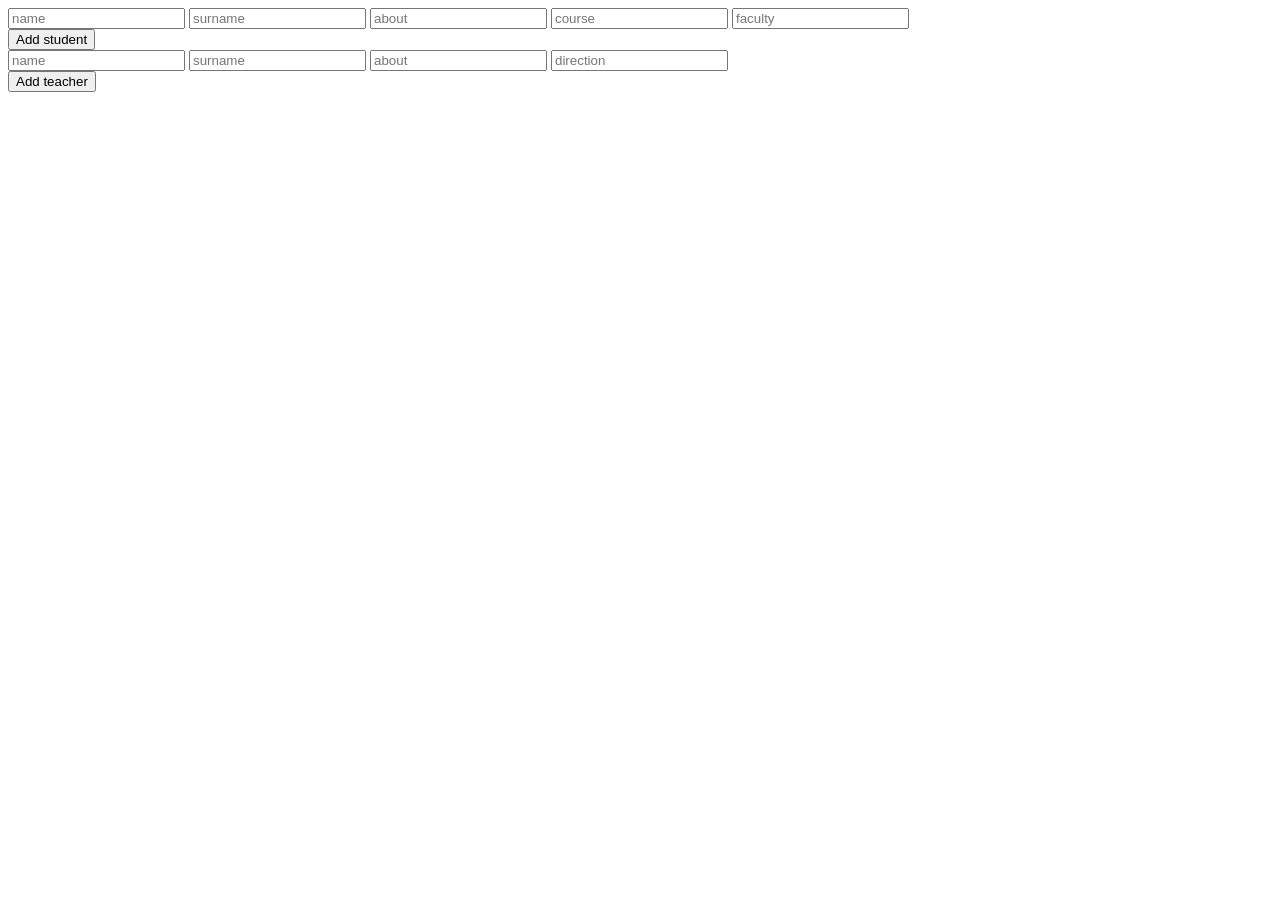
<file: index.html>
<!DOCTYPE html>
<html lang="en">

<head>
    <meta charset="UTF-8">
    <meta name="viewport" content="width=device-width, initial-scale=1.0">
    <title>Document</title>
    <link rel="stylesheet" href="css/app.css">
</head>

<body>


    <div class="wrapper">
        <div class="student">
            <input type="text" id="pupil-name" placeholder="name">
            <input type="text" id="pupil-sur-name" placeholder="surname">
            <input type="text" id="pupil-about" placeholder="about">
            <input type="text" id="pupil-course" placeholder="course">
            <input type="text" id="pupil-faculty" placeholder="faculty">
        </div>
        <button id="add-new-student">Add student</button>
        <div class="teacher">
            <input type="text" id="teacher-name" placeholder="name">
            <input type="text" id="teacher-sur-name" placeholder="surname">
            <input type="text" id="teacher-about" placeholder="about">
            <input type="text" id="teacher-direction" placeholder="direction">
        </div>
        <button id="add-new-teacher">Add teacher</button>
        <ul id="userslist">
        </ul>
    </div>


    <!-- <style>
        #res{
            height: 200px;
            background-color: burlywood;
        }
    </style> -->

    <!-- <div id="res"></div>
    <img id="img-data" draggable="true" src="https://img.freepik.com/free-psd/beautiful-green-tree_23-2151877213.jpg" alt=""> -->

    <!-- <div class="wrapper">
        <div class="container">
            <div class="tree"></div>
            <ul class="toys-list">
                <li class="toys__item">
                    <img src="./css/img/t1.png" draggable="true" alt="">
                </li>
                <li class="toys__item">
                    <img src="./css/img/t2.png" draggable="true" alt="">
                </li>
                <li class="toys__item">
                    <img src="./css/img/t3.png" draggable="true" alt="">
                </li>
                <li class="toys__item">
                    <img src="./css/img/t4.png" draggable="true" alt="">
                </li>
                <li class="toys__item">
                    <img src="./css/img/t5.png" draggable="true" alt="">
                </li>
            </ul>
        </div>
    </div> -->

    <!-- <div class="wrapper">
        <div class="container">
            <div class="predition-block">
                <h1>Предсказание на 2025 год</h1>
                <div class="btn-block">
                    <button id="predition__btn">Оплатить и получить: предсказание</button>
                </div>
                <div id="predition__res"></div>
            </div>
        </div
    </div> -->
    <!-- <script src="./js/app.js"></script> -->
    <!-- <script>
    const res = document.getElementById('res')
    const imgData = document.getElementById('img-data')
    
    res.addEventListener("dragover", (event) => {
        event.preventDefault()
    })
    
    imgData.addEventListener("dragstart", (event)=>{
        event.dataTransfer.setData("img", event.target.id)
        event.target.style.opacity = 0;
    })
    imgData.addEventListener("dragend", (event)=>{
        event.target.style.opacity = 1;
    })
    
    res.addEventListener('drop', (event) =>{
        const elId = event.dataTransfer.getData("img")
    
        const dragEl = document.getElementById(elId)
        if(dragEl){
            res.append(dragEl)
        }
    })
    </script> -->
    <script src="js/app8.js"></script>
</body>

</html>
</file>
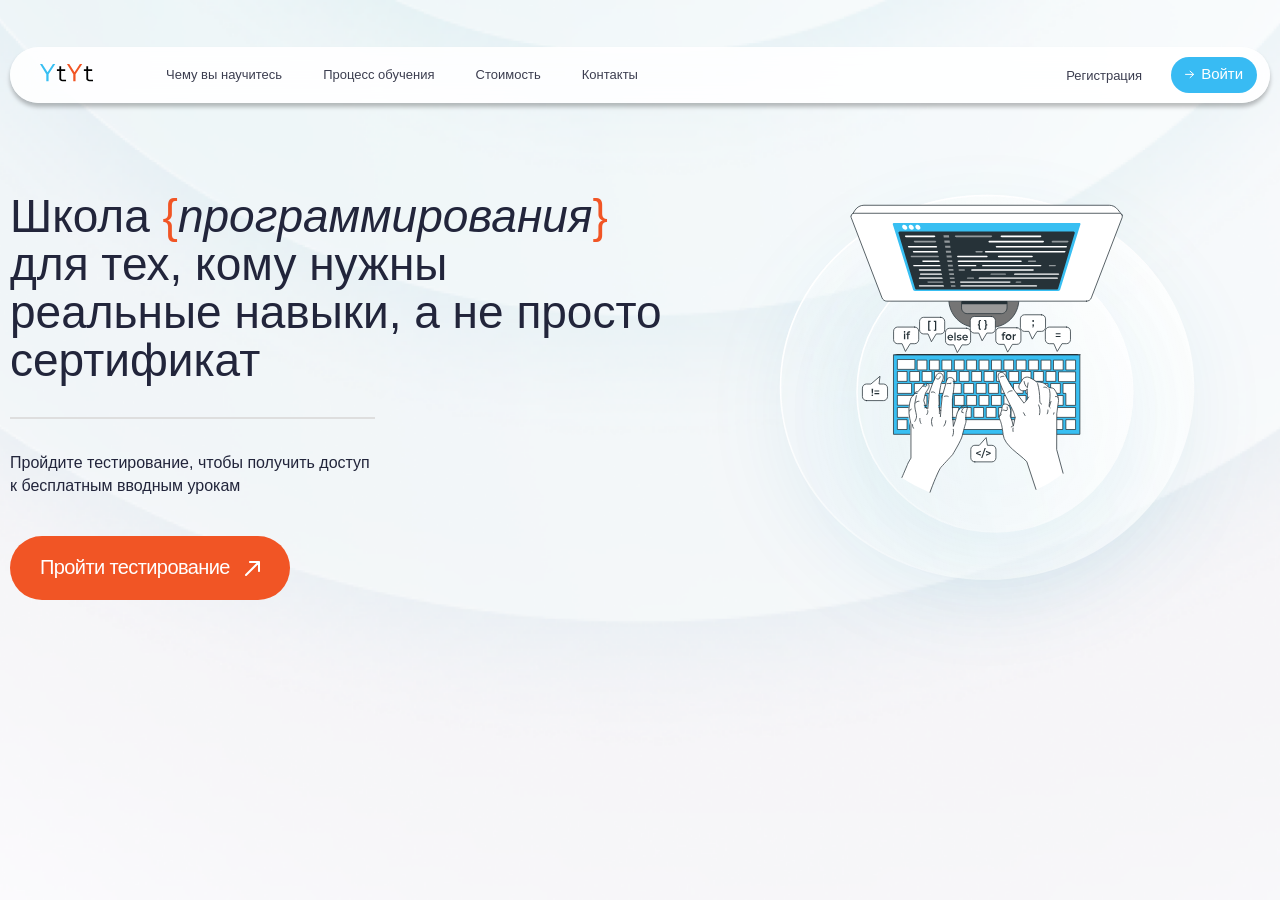
<file: YtYt-WebSite/index.html>
<!DOCTYPE html>
<html lang="ru">

<head>
    <meta charset="UTF-8">
    <meta name="viewport" content="width=device-width, initial-scale=1.0">
    <link rel="stylesheet" href="./styles/main.css">
    <link href="https://myfonts.ru/myfonts?fonts=gilroy" rel="stylesheet" type="text/css" />
    <title>YtYt</title>
</head>

<body>
    <div id="wrapper" class="wrapper">
        <section class="hero">
            <div class="container">
                <header class="header">
                    <div class="header-block">
                        <nav class="nav-menu">
                            <div class="nav__items">
                                <div class="nav__logo">
                                    <svg width="53" height="18" viewBox="0 0 53 18" fill="none"
                                        xmlns="http://www.w3.org/2000/svg">
                                        <path fill-rule="evenodd" clip-rule="evenodd"
                                            d="M19.3748 7.02019V15.1136C19.4681 15.8382 20.2482 17.2873 22.6221 17.2873H26.0374V15.6571H22.6221C22.1369 15.6571 21.1664 15.4199 21.1664 14.4714V7.02019H25.1975V5.24173H21.1664V2.26921H19.3748V5.24173H16.9111V7.02019H19.3748Z"
                                            fill="black" />
                                        <path fill-rule="evenodd" clip-rule="evenodd"
                                            d="M46.3377 7.02019V15.1136C46.431 15.8382 47.2112 17.2873 49.5851 17.2873H53.0004V15.6571H49.5851C49.0998 15.6571 48.1294 15.4199 48.1294 14.4714V7.02019H52.1603V5.24173H48.1294V2.26921H46.3377V5.24173H43.874V7.02019H46.3377Z"
                                            fill="black" />
                                        <path fill-rule="evenodd" clip-rule="evenodd"
                                            d="M0 0.117645H2.28312L7.5579 8.24517L12.9364 0.117645H15.2733L8.58137 10.2597H6.29825L0 0.117645ZM8.58251 10.2597H6.30322V17.2875H8.58251V10.2597Z"
                                            fill="#38BFF2" />
                                        <path fill-rule="evenodd" clip-rule="evenodd"
                                            d="M26.9629 0.117645H29.2461L34.5208 8.24517L39.8994 0.117645H42.2362L35.5443 10.2597H33.2612L26.9629 0.117645ZM35.5457 10.2597H33.2664V17.2875H35.5457V10.2597Z"
                                            fill="#F15525" />
                                    </svg>
                                    <!-- <p class="nav__logo-text"><span class="red__letter">Y</span>t<span
                                                                                    class="blue__letter">Y</span>t</p> -->
                                </div>
                                <ul class="nav-list">
                                    <li class="nav__item"><a href="#" class="nav__link">Чему вы научитесь</a></li>
                                    <li class="nav__item"><a href="#" class="nav__link">Процесс обучения</a></li>
                                    <li class="nav__item"><a href="#" class="nav__link">Стоимость</a></li>
                                    <li class="nav__item"><a href="#" class="nav__link">Контакты</a></li>
                                </ul>
                            </div>
                            <div class="nav__buttons">
                                <div class="reg__block-button">
                                    <a class="reg__btn">Регистрация</a>
                                </div>
                                <div class="log__block-button">
                                    <div class="log-btn">
                                        <div class="svg__Icon-btn">
                                            <svg width="10" height="9" viewBox="0 0 10 9" fill="none"
                                                xmlns="http://www.w3.org/2000/svg">
                                                <path d="M4.776 0.908707L8.7117 4.38149L4.776 7.85427" stroke="white" />
                                                <path d="M8.73218 4.38297H0.151367" stroke="white" />
                                            </svg>
                                        </div>
                                        <a class="log__btn">Войти</a>
                                    </div>
                                </div>
                            </div>
                            <ul id="burger-menu" class="burger-menu">
                                <li class="burger__menu-line"></li>
                                <li class="burger__menu-line"></li>
                                <li class="burger__menu-line"></li>
                            </ul>
                        </nav>
                    </div>
                </header>
                <div class="main__Page">
                    <div class="about-us">
                        <p class="about-Us__Prog">
                            Школа <span class="prog-slash">{</span><span class="dev-text">программирования</span><span
                                class="prog-slash">}</span> <br>
                            для тех, кому нужны<br> реальные навыки,
                            а не просто сертификат
                        </p>
                        <div class="p-line__block">
                            <p class="p-line"></p>
                        </div>
                        <p class="go__test">
                            Пройдите тестирование, чтобы получить доступ<br> к бесплатным вводным урокам
                        </p>
                        <div class="go__to-test__btn">
                            <button id="goToTestBtn" class="go__to-test">
                                <p class="go-test__btn">
                                    Пройти тестирование
                                </p>
                                <div class="svg__icon-go-test">
                                    <svg width="15" height="15" viewBox="0 0 15 15" fill="none"
                                        xmlns="http://www.w3.org/2000/svg">
                                        <path
                                            d="M0.292893 13.2929C-0.0976311 13.6834 -0.0976311 14.3166 0.292893 14.7071C0.683418 15.0976 1.31658 15.0976 1.70711 14.7071L0.292893 13.2929ZM15 0.999999C15 0.447715 14.5523 -5.74472e-07 14 -8.27353e-07L5 -2.65626e-08C4.44772 -3.63737e-07 4 0.447715 4 1C4 1.55228 4.44772 2 5 2L13 2L13 10C13 10.5523 13.4477 11 14 11C14.5523 11 15 10.5523 15 10L15 0.999999ZM1.70711 14.7071L14.7071 1.70711L13.2929 0.292893L0.292893 13.2929L1.70711 14.7071Z"
                                            fill="white" />
                                    </svg>
                                </div>
                            </button>
                            <div class="overlay" id="overlay"></div>
                            <div id="model__go-test" class="model__go-test">
                                <div class="text__p-model__go-test">
                                    <p class="model-go-p">
                                        Lorem ipsum dolor sit amet consectetur adipisicing elit. Molestiae, natus?
                                        Omnis sed
                                        ipsa dicta, ipsam fuga atque iste velit corrupti dignissimos provident,
                                        repudiandae,
                                        nam eveniet rerum labore eaque veritatis quis.
                                    </p>
                                </div>
                                <div class="button__btn-model__go-test">
                                    <button class="go__to-test" id="go__test-btn__model">
                                        <p class="go-test__btn">
                                            Пройти тестирование
                                        </p>
                                    </button>
                                </div>
                            </div>
                        </div>
                    </div>
                    <div class="img__block">
                        <img src="./imgs/pc.svg" alt="" class="img-pc">
                    </div>
                </div>
            </div>
        </section>
    </div>
    <div id="wrapper-menu" class="wrapper-menu">
        <img id="close__btn-wrp-menu" class="close__btn-wrp-menu" src="./imgs/close.svg" alt="">
        <ul class="menu">
            <li class="menu__item"><a href="#" class="menu__link">Чему вы научитесь</a></li>
            <li class="menu__item"><a href="#" class="menu__link">Процесс обучения</a></li>
            <li class="menu__item"><a href="#" class="menu__link">Стоимость</a></li>
            <li class="menu__item"><a href="#" class="menu__link">Контакты</a></li>
        </ul>
    </div>
    <script src="./js/script.js"></script>
</body>

</html>
</file>
<file: css/app.css>
/* body {
    height: 100vh;
    background: url(https://img.freepik.com/premium-photo/beautiful-new-year-card-with-number-wooden-background_131240-1644.jpg) no-repeat center/cover;
    overflow: hidden;
}

.container {
    max-width: 600px;
    margin: 0 auto;
}

.predition-block{
    padding: 30px;
    background-color: rgba(255, 255, 255, 0.7);
    backdrop-filter: blur(2px);
    border-radius: 25px;
    display: flex;
    flex-direction: column;
    justify-content: center;
    text-align: center;
}

#predition__btn{
    padding: 10px;
    background-color: black;
    color: white;
    cursor: pointer;
    border: none;
    border-radius: 5px;
    transition: all 0.3s;
}

#predition__btn:hover{
    background-color: rgb(16, 16, 16);
} */


.wrapper {


}
.container {
    flex-direction: column;
    display: flex;
    justify-content: center;
    align-items: center;
}
.tree {
    width: 500px;
    height: 700px;
    background: url(./img/pngwing.png) no-repeat center/cover;

}

img{
    width: 80px;
}

.toys-list {
    column-gap: 50px;
    display: flex;
}
.toys__item {
    list-style: none;
}
</file>
<file: YtYt-WebSite/styles/main.css>
@import url(./css/heroS.css);
@import url(./normalize.css);
@import url(./media/hero.css);
@import url(./fonts.css);
@import url(./css/wrapper-menu.css );
</file>
